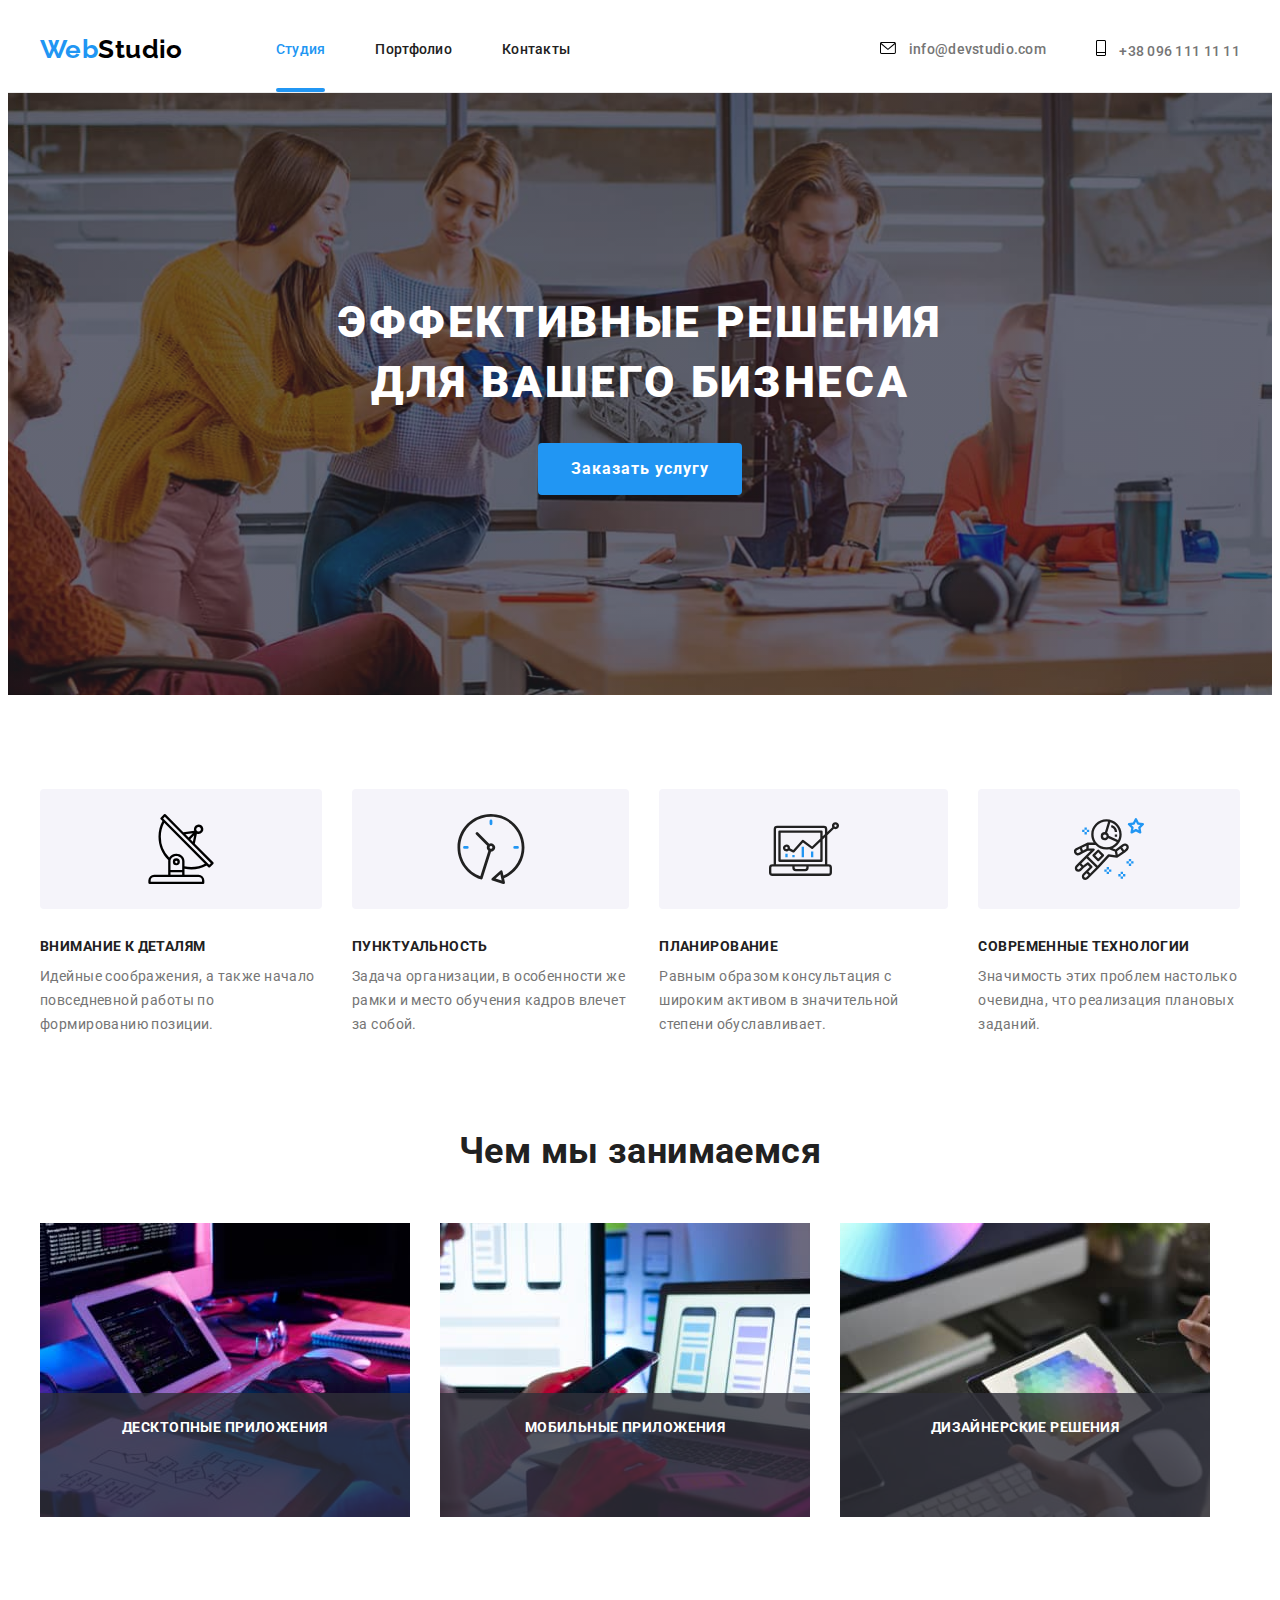
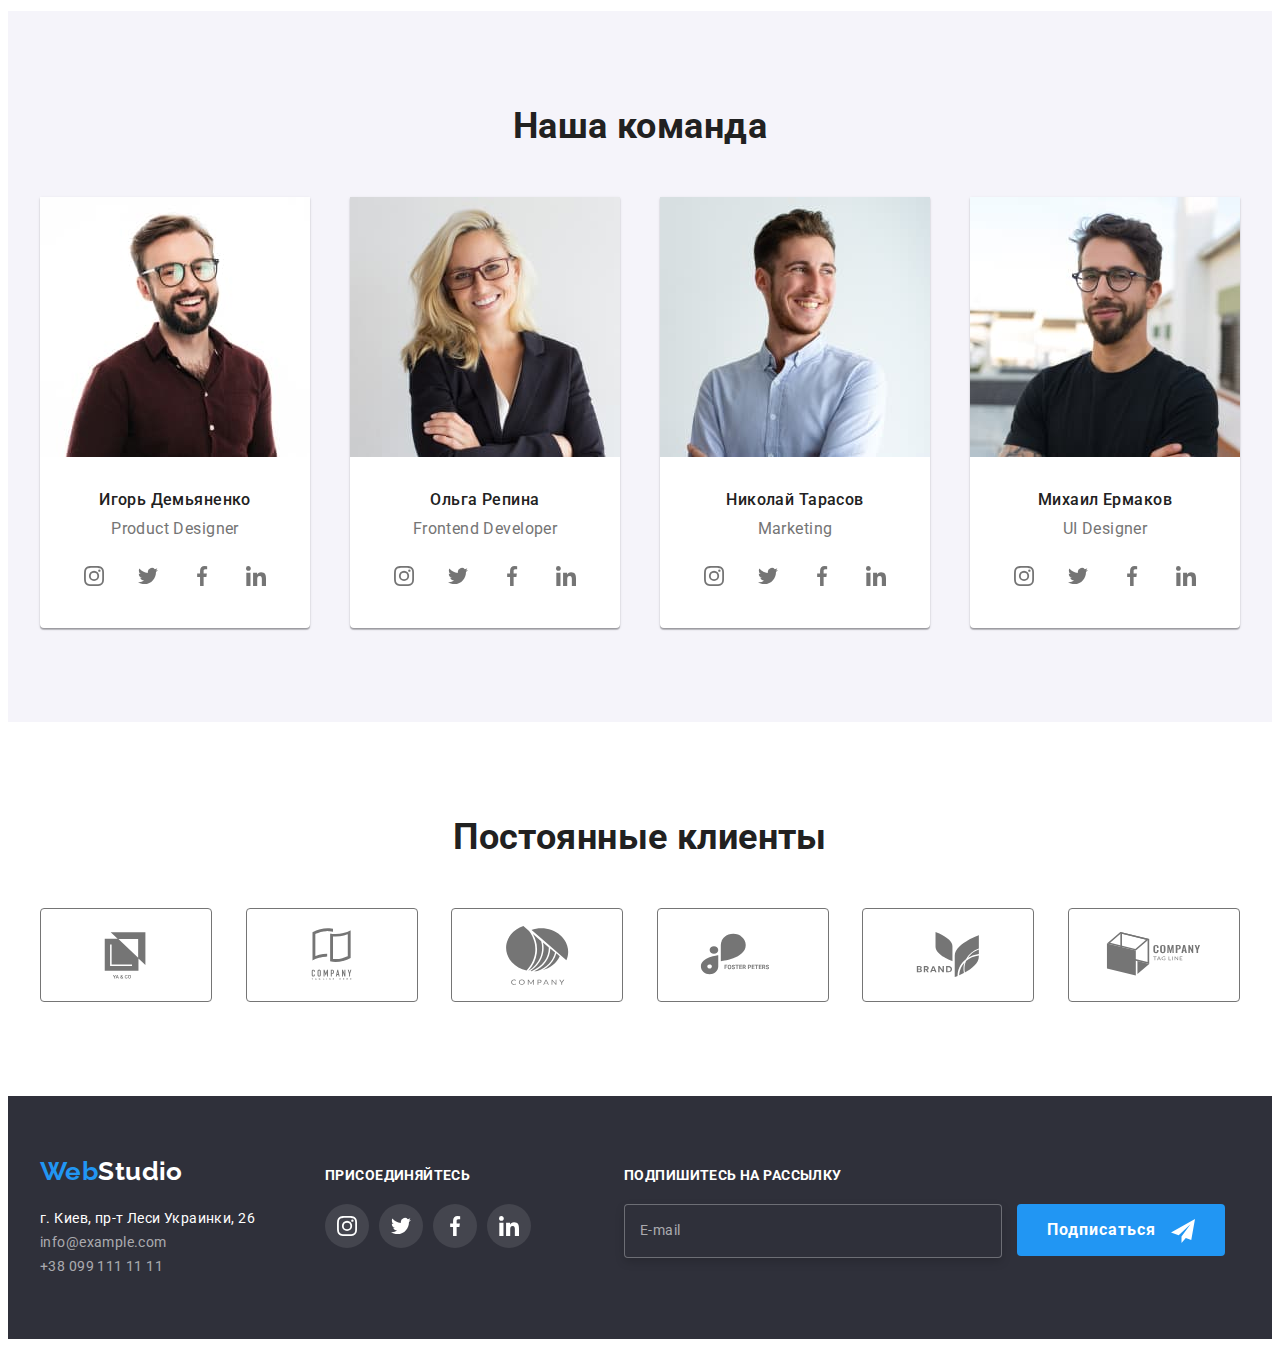
<file: index.html>
<!DOCTYPE html>
<html lang="ru">
  <head>
    <meta charset="UTF-8" />
    <meta http-equiv="X-UA-Compatible" content="IE=edge" />
    <meta name="viewport" content="width=device-width, initial-scale=1.0" />
    <title>Studio</title>
    <link
      href="https://fonts.googleapis.com/css2?family=Raleway:wght@700&family=Roboto:wght@400;500;700;900&display=swap"
      rel="stylesheet"
    />
    <link rel="stylesheet" href="./css/styles.css" />

    <link
      rel="stylesheet"
      href="https://cdnjs.cloudflare.com/ajax/libs/modern-normalize/1.1.0/modern-normalize.min.css"
      integrity="sha512-wpPYUAdjBVSE4KJnH1VR1HeZfpl1ub8YT/NKx4PuQ5NmX2tKuGu6U/JRp5y+Y8XG2tV+wKQpNHVUX03MfMFn9Q=="
      crossorigin="anonymous"
      referrerpolicy="no-referrer"
    />
  </head>

  <body class="page">
    <!-- header -->
    <header class="page-header">
      <div class="container">
        <a href="./index.html" lang="en" class="logo">
          <span class="logo-web">Web</span
          ><span class="logo-studio">Studio</span></a
        >
        <nav>
          <ul class="site-nav list">
            <li class="item"><a href="" class="link current">Студия</a></li>
            <li class="item">
              <a href="./portfolio.html" class="link">Портфолио</a>
            </li>
            <li class="item"><a href="#address" class="link">Контакты</a></li>
          </ul>
        </nav>

        <ul class="contacts-items list">
          <li class="item">
            <a href="mailto:info@devstudio.com" class="contact">
              <svg class="icon-envelope" width="16" height="12">
                <use href="./images/symbol-defs.svg#icon-envelope"></use>
              </svg>
              info@devstudio.com</a
            >
          </li>
          <li class="item">
            <a href="tel:+380961111111" class="contact">
              <svg class="icon-phon" width="10" height="16">
                <use href="./images/symbol-defs.svg#icon-vector"></use>
              </svg>
              +38 096 111 11 11</a
            >
          </li>
        </ul>
      </div>
    </header>

    <main>
      <!-- hero  -->
      <section class="hero-section overlay">
        <div class="container">
          <h1 class="hero-title">Эффективные решения для вашего бизнеса</h1>
          <button type="button" class="button primary" data-modal-open>
            Заказать услугу
          </button>
        </div>
      </section>

      <!-- features section-->
      <section class="features section">
        <div class="container">
          <h2 hidden>Особенности</h2>

          <ul class="list">
            <li class="item">
              <div class="features-icons">
                <svg class="icon" width="70" height="70">
                  <use href="./images/symbol-defs.svg#icon-antenna"></use>
                </svg>
              </div>
              <h3 class="title">Внимание к деталям</h3>
              <p class="features-text">
                Идейные соображения, а также начало повседневной работы по
                формированию позиции.
              </p>
            </li>

            <li class="item">
              <div class="features-icons">
                <svg class="icon" width="70" height="70">
                  <use href="./images/symbol-defs.svg#icon-clock"></use>
                </svg>
              </div>
              <h3 class="title">Пунктуальность</h3>
              <p class="features-text">
                Задача организации, в особенности же рамки и место обучения
                кадров влечет за собой.
              </p>
            </li>

            <li class="item">
              <div class="features-icons">
                <svg class="icon" width="70" height="70">
                  <use href="./images/symbol-defs.svg#icon-diagram"></use>
                </svg>
              </div>
              <h3 class="title">Планирование</h3>
              <p class="features-text">
                Равным образом консультация с широким активом в значительной
                степени обуславливает.
              </p>
            </li>

            <li class="item">
              <div class="features-icons">
                <svg class="icon" width="70" height="70">
                  <use href="./images/symbol-defs.svg#icon-astronaut"></use>
                </svg>
              </div>
              <h3 class="title">Современные технологии</h3>
              <p class="features-text">
                Значимость этих проблем настолько очевидна, что реализация
                плановых заданий.
              </p>
            </li>
          </ul>
        </div>
      </section>

      <!-- about us -->
      <section class="about section">
        <div class="container">
          <h2 class="section-title centered">Чем мы занимаемся</h2>

          <ul class="list">
            <li class="item">
              <img
                src="./images/about-us/box-1.jpg"
                alt="Верстка"
                width="370"
                class="img-item"
              />
              <div class="thamb">
                <h3 class="title">Десктопные приложения</h3>
              </div>
            </li>
            <li class="item">
              <img
                src="./images/about-us/box-2.jpg"
                alt="Создание мобильного приложения"
                width="370"
              />
              <div class="thamb">
                <h3 class="title">Мобильные приложения</h3>
              </div>
            </li>
            <li class="item">
              <img
                src="./images/about-us/box-3.jpg"
                alt="Палитра цветов на планшете"
                width="370"
              />
              <div class="thamb">
                <h3 class="title">Дизайнерские решения</h3>
              </div>
            </li>
          </ul>
        </div>
      </section>

      <!-- our team -->
      <section class="section team">
        <div class="container">
          <h2 class="section-title centered">Наша команда</h2>

          <ul class="list">
            <li class="item item-shadow">
              <a href="">
                <img
                  src="./images/our-team/igor-d.jpg"
                  alt=" Фото Игоря Демьяненко"
                  width="270"
                />
              </a>

              <div class="desc">
                <h3 class="team-title centered">Игорь Демьяненко</h3>
                <p lang="en" class="team-text centered">Product Designer</p>

                <ul class="socials-list">
                  <li class="socials-item">
                    <a
                      href=""
                      target="_blank"
                      rel="nooper nofollow noreferre"
                      aria-label="instagram"
                      class="socials-icon"
                    >
                      <svg class="icon" width="20" height="20">
                        <use
                          href="./images/symbol-defs.svg#icon-instagram"
                        ></use>
                      </svg>
                    </a>
                  </li>

                  <li class="socials-item">
                    <a
                      href=""
                      target="_blank"
                      rel="nooper nofollow noreferre"
                      aria-label="twitter"
                      class="socials-icon"
                    >
                      <svg class="icon" width="20" height="20">
                        <use href="./images/symbol-defs.svg#icon-twitter"></use>
                      </svg>
                    </a>
                  </li>

                  <li class="socials-item">
                    <a
                      href=""
                      target="_blank"
                      rel="nooper nofollow noreferre"
                      aria-label="facebook"
                      class="socials-icon"
                    >
                      <svg class="icon" width="20" height="20">
                        <use
                          href="./images/symbol-defs.svg#icon-facebook"
                        ></use>
                      </svg>
                    </a>
                  </li>

                  <li class="socials-item">
                    <a
                      href=""
                      target="_blank"
                      rel="nooper nofollow noreferre"
                      aria-label="linkedin"
                      class="socials-icon"
                    >
                      <svg class="icon" width="20" height="20">
                        <use
                          href="./images/symbol-defs.svg#icon-linkedin"
                        ></use>
                      </svg>
                    </a>
                  </li>
                </ul>
              </div>
            </li>

            <li class="item item-shadow">
              <a href="">
                <img
                  src="./images/our-team/olga-r.jpg"
                  alt="Фото Ольги Репиной"
                  width="270"
                />
              </a>
              <div class="desc">
                <h3 class="team-title centered">Ольга Репина</h3>
                <p lang="en" class="team-text centered">Frontend Developer</p>
                <ul class="socials-list">
                  <li class="socials-item">
                    <a
                      href=""
                      target="_blank"
                      rel="nooper nofollow noreferre"
                      aria-label="instagram"
                      class="socials-icon"
                    >
                      <svg class="icon" width="20" height="20">
                        <use
                          href="./images/symbol-defs.svg#icon-instagram"
                        ></use>
                      </svg>
                    </a>
                  </li>

                  <li class="socials-item">
                    <a
                      href=""
                      target="_blank"
                      rel="nooper nofollow noreferre"
                      aria-label="twitter"
                      class="socials-icon"
                    >
                      <svg class="icon" width="20" height="20">
                        <use href="./images/symbol-defs.svg#icon-twitter"></use>
                      </svg>
                    </a>
                  </li>

                  <li class="socials-item">
                    <a
                      href=""
                      target="_blank"
                      rel="nooper nofollow noreferre"
                      aria-label="facebook"
                      class="socials-icon"
                    >
                      <svg class="icon" width="20" height="20">
                        <use
                          href="./images/symbol-defs.svg#icon-facebook"
                        ></use>
                      </svg>
                    </a>
                  </li>

                  <li class="socials-item">
                    <a
                      href=""
                      target="_blank"
                      rel="nooper nofollow noreferre"
                      aria-label="linkedin"
                      class="socials-icon"
                    >
                      <svg class="icon" width="20" height="20">
                        <use
                          href="./images/symbol-defs.svg#icon-linkedin"
                        ></use>
                      </svg>
                    </a>
                  </li>
                </ul>
              </div>
            </li>

            <li class="item item-shadow">
              <a href="">
                <img
                  src="./images/our-team/nikolay-t.jpg"
                  alt="фото Николая Тарасова"
                  width="270"
                />
              </a>
              <div class="desc">
                <h3 class="team-title centered">Николай Тарасов</h3>
                <p lang="en" class="team-text centered">Marketing</p>

                <ul class="socials-list">
                  <li class="socials-item">
                    <a
                      href=""
                      target="_blank"
                      rel="nooper nofollow noreferre"
                      aria-label="instagram"
                      class="socials-icon"
                    >
                      <svg class="icon" width="20" height="20">
                        <use
                          href="./images/symbol-defs.svg#icon-instagram"
                        ></use>
                      </svg>
                    </a>
                  </li>

                  <li class="socials-item">
                    <a
                      href=""
                      target="_blank"
                      rel="nooper nofollow noreferre"
                      aria-label="twitter"
                      class="socials-icon"
                    >
                      <svg class="icon" width="20" height="20">
                        <use href="./images/symbol-defs.svg#icon-twitter"></use>
                      </svg>
                    </a>
                  </li>

                  <li class="socials-item">
                    <a
                      href=""
                      target="_blank"
                      rel="nooper nofollow noreferre"
                      aria-label="facebook"
                      class="socials-icon"
                    >
                      <svg class="icon" width="20" height="20">
                        <use
                          href="./images/symbol-defs.svg#icon-facebook"
                        ></use>
                      </svg>
                    </a>
                  </li>

                  <li class="socials-item">
                    <a
                      href=""
                      target="_blank"
                      rel="nooper nofollow noreferre"
                      aria-label="linkedin"
                      class="socials-icon"
                    >
                      <svg class="icon" width="20" height="20">
                        <use
                          href="./images/symbol-defs.svg#icon-linkedin"
                        ></use>
                      </svg>
                    </a>
                  </li>
                </ul>
              </div>
            </li>

            <li class="item item-shadow">
              <a href="">
                <img
                  src="./images/our-team/mihail-e.jpg"
                  alt="Фото Михаила Ермакова"
                  width="270"
                />
              </a>
              <div class="desc">
                <h3 class="team-title centered">Михаил Ермаков</h3>
                <p lang="en" class="team-text centered">UI Designer</p>
                <ul class="socials-list">
                  <li class="socials-item">
                    <a
                      href=""
                      target="_blank"
                      rel="nooper nofollow noreferre"
                      aria-label="instagram"
                      class="socials-icon"
                    >
                      <svg class="icon" width="20" height="20">
                        <use
                          href="./images/symbol-defs.svg#icon-instagram"
                        ></use>
                      </svg>
                    </a>
                  </li>

                  <li class="socials-item">
                    <a
                      href=""
                      target="_blank"
                      rel="nooper nofollow noreferre"
                      aria-label="twitter"
                      class="socials-icon"
                    >
                      <svg class="icon" width="20" height="20">
                        <use href="./images/symbol-defs.svg#icon-twitter"></use>
                      </svg>
                    </a>
                  </li>

                  <li class="socials-item">
                    <a
                      href=""
                      target="_blank"
                      rel="nooper nofollow noreferre"
                      aria-label="facebook"
                      class="socials-icon"
                    >
                      <svg class="icon" width="20" height="20">
                        <use
                          href="./images/symbol-defs.svg#icon-facebook"
                        ></use>
                      </svg>
                    </a>
                  </li>

                  <li class="socials-item">
                    <a
                      href=""
                      target="_blank"
                      rel="nooper nofollow noreferre"
                      aria-label="linkedin"
                      class="socials-icon"
                    >
                      <svg class="icon" width="20" height="20">
                        <use
                          href="./images/symbol-defs.svg#icon-linkedin"
                        ></use>
                      </svg>
                    </a>
                  </li>
                </ul>
              </div>
            </li>
          </ul>
        </div>
      </section>

      <!-- our clients -->
      <section class="section clients">
        <div class="container">
          <h2 class="section-title centered">Постоянные клиенты</h2>

          <ul class="list">
            <li class="item">
              <a href="" class="clients-icon">
                <svg class="icon" width="106" height="60">
                  <use href="./images/symbol-defs.svg#icon-company-1"></use>
                </svg>
              </a>
            </li>

            <li class="item">
              <a href="" class="clients-icon">
                <svg class="icon" width="106" height="60">
                  <use href="./images/symbol-defs.svg#icon-company-2"></use>
                </svg>
              </a>
            </li>

            <li class="item">
              <a href="" class="clients-icon">
                <svg class="icon" width="106" height="60">
                  <use href="./images/symbol-defs.svg#icon-company-3"></use>
                </svg>
              </a>
            </li>

            <li class="item">
              <a href="" class="clients-icon">
                <svg class="icon" width="106" height="60">
                  <use href="./images/symbol-defs.svg#icon-company-4"></use>
                </svg>
              </a>
            </li>

            <li class="item">
              <a href="" class="clients-icon">
                <svg class="icon" width="106" height="60">
                  <use href="./images/symbol-defs.svg#icon-company-5"></use>
                </svg>
              </a>
            </li>

            <li class="item">
              <a href="" class="clients-icon">
                <svg class="icon" width="106" height="60">
                  <use href="./images/symbol-defs.svg#icon-company-6"></use>
                </svg>
              </a>
            </li>
          </ul>
        </div>
      </section>
    </main>

    <!-- footer -->
    <footer class="footer">
      <div class="container">
        <div class="footer-content">
          <div class="footer-contact">
            <a href="./index.html" lang="en" class="logo"
              ><span class="logo-web">Web</span
              ><span class="logo-studio white">Studio</span></a
            >
            <address class="address" id="address">
              <ul class="list">
                <li>
                  <a
                    href="https://goo.gl/maps/FM9S6xDDUZ7LTuPC8"
                    target="_blank"
                    rel="nooper nofollow noreferre"
                    class="post-address"
                    >г. Киев, пр-т Леси Украинки, 26</a
                  >
                </li>
                <li>
                  <a href="mailto:info@example.com" class="tel-address"
                    >info@example.com</a
                  >
                </li>
                <li>
                  <a href="tel:+380991111111" class="tel-address"
                    >+38 099 111 11 11</a
                  >
                </li>
              </ul>
            </address>
          </div>

          <div class="footer-socials">
            <h3 class="title">присоединяйтесь</h3>
            <ul class="socials-list">
              <li class="socials-item">
                <a
                  href=""
                  target="_blank"
                  rel="nooper nofollow noreferre"
                  aria-label="instagram"
                  class="socials-icon"
                >
                  <svg class="icon" width="20" height="20">
                    <use href="./images/symbol-defs.svg#icon-instagram"></use>
                  </svg>
                </a>
              </li>

              <li class="socials-item">
                <a
                  href=""
                  target="_blank"
                  rel="nooper nofollow noreferre"
                  aria-label="twitter"
                  class="socials-icon"
                >
                  <svg class="icon" width="20" height="20">
                    <use href="./images/symbol-defs.svg#icon-twitter"></use>
                  </svg>
                </a>
              </li>

              <li class="socials-item">
                <a
                  href=""
                  target="_blank"
                  rel="nooper nofollow noreferre"
                  aria-label="facebook"
                  class="socials-icon"
                >
                  <svg class="icon" width="20" height="20">
                    <use href="./images/symbol-defs.svg#icon-facebook"></use>
                  </svg>
                </a>
              </li>

              <li class="socials-item">
                <a
                  href=""
                  target="_blank"
                  rel="nooper nofollow noreferre"
                  aria-label="linkedin"
                  class="socials-icon"
                >
                  <svg class="icon" width="20" height="20">
                    <use href="./images/symbol-defs.svg#icon-linkedin"></use>
                  </svg>
                </a>
              </li>
            </ul>
          </div>
          <div class="footer-subscribe">
            <h3 class="title">Подпишитесь на рассылку</h3>
            <form class="footer-form" name="footer" autocomplete="off">
              <label class="footer-label">
                <input
                  class="footer-input"
                  type="email"
                  name="email"
                  placeholder=" "
                />
                <span class="text-label"> E-mail</span></label
              >
              <button class="button primary" type="submit">
                <span>Подписаться</span>
                <svg class="icon-send" width="24" height="24">
                  <use href="./images/symbol-defs.svg#icon-send"></use>
                </svg>
              </button>
            </form>
          </div>
        </div>
      </div>
    </footer>
    <!-- modal -->
    <div class="backdrop is-hidden" data-modal>
      <div class="modal">
        <button class="close-btn" data-modal-close>
          <svg class="icon-close" width="11" height="11">
            <use href="./images/symbol-defs.svg#icon-close"></use>
          </svg>
        </button>
        <section class="form-container">
          <h2 class="title">Оставьте свои данные, мы вам перезвоним</h2>
          <form class="form-modal" autocomplete="off">
            <label class="form-field">
              <span class="form-label">Имя</span>
              <input
                class="form-input"
                type="text"
                name="name"
                placeholder=" "
              />
              <svg class="form-icon" width="18" height="18">
                <use href="./images/symbol-defs.svg#icon-person-black"></use>
              </svg>
            </label>
            <label class="form-field">
              <span class="form-label">Телефон</span>
              <input class="form-input" type="tel" name="tel" placeholder=" " />
              <svg class="form-icon" width="18" height="18">
                <use href="./images/symbol-defs.svg#icon-phone-black"></use>
              </svg>
            </label>
            <label class="form-field">
              <span class="form-label">Почта</span>
              <input
                class="form-input"
                type="email"
                name="email"
                placeholder=" "
              />
              <svg class="form-icon" width="18" height="18">
                <use href="./images/symbol-defs.svg#icon-email-black"></use>
              </svg>
            </label>
            <label class="form-field">
              <span class="form-label">Оставьте коментарий</span>
              <textarea
                class="textarea"
                name="comments"
                placeholder="Введите текст"
              ></textarea>
            </label>
            <label class="checkbox-label">
              <input
                class="checkbox-input"
                type="checkbox"
                name="checkbox"
                value="checkbox"
                checked
              />
              <span class="checkbox-icon"></span>
              <span>Соглашаюсь с рассылкой и принимаю</span>
              <a href="" class="policy-link">Условия договора</a>
            </label>
            <button class="form-btn button primary" type="submit">
              Отправить
            </button>
          </form>
        </section>
      </div>
    </div>
    <script src="./js/modal.js"></script>
  </body>
</html>
</file>
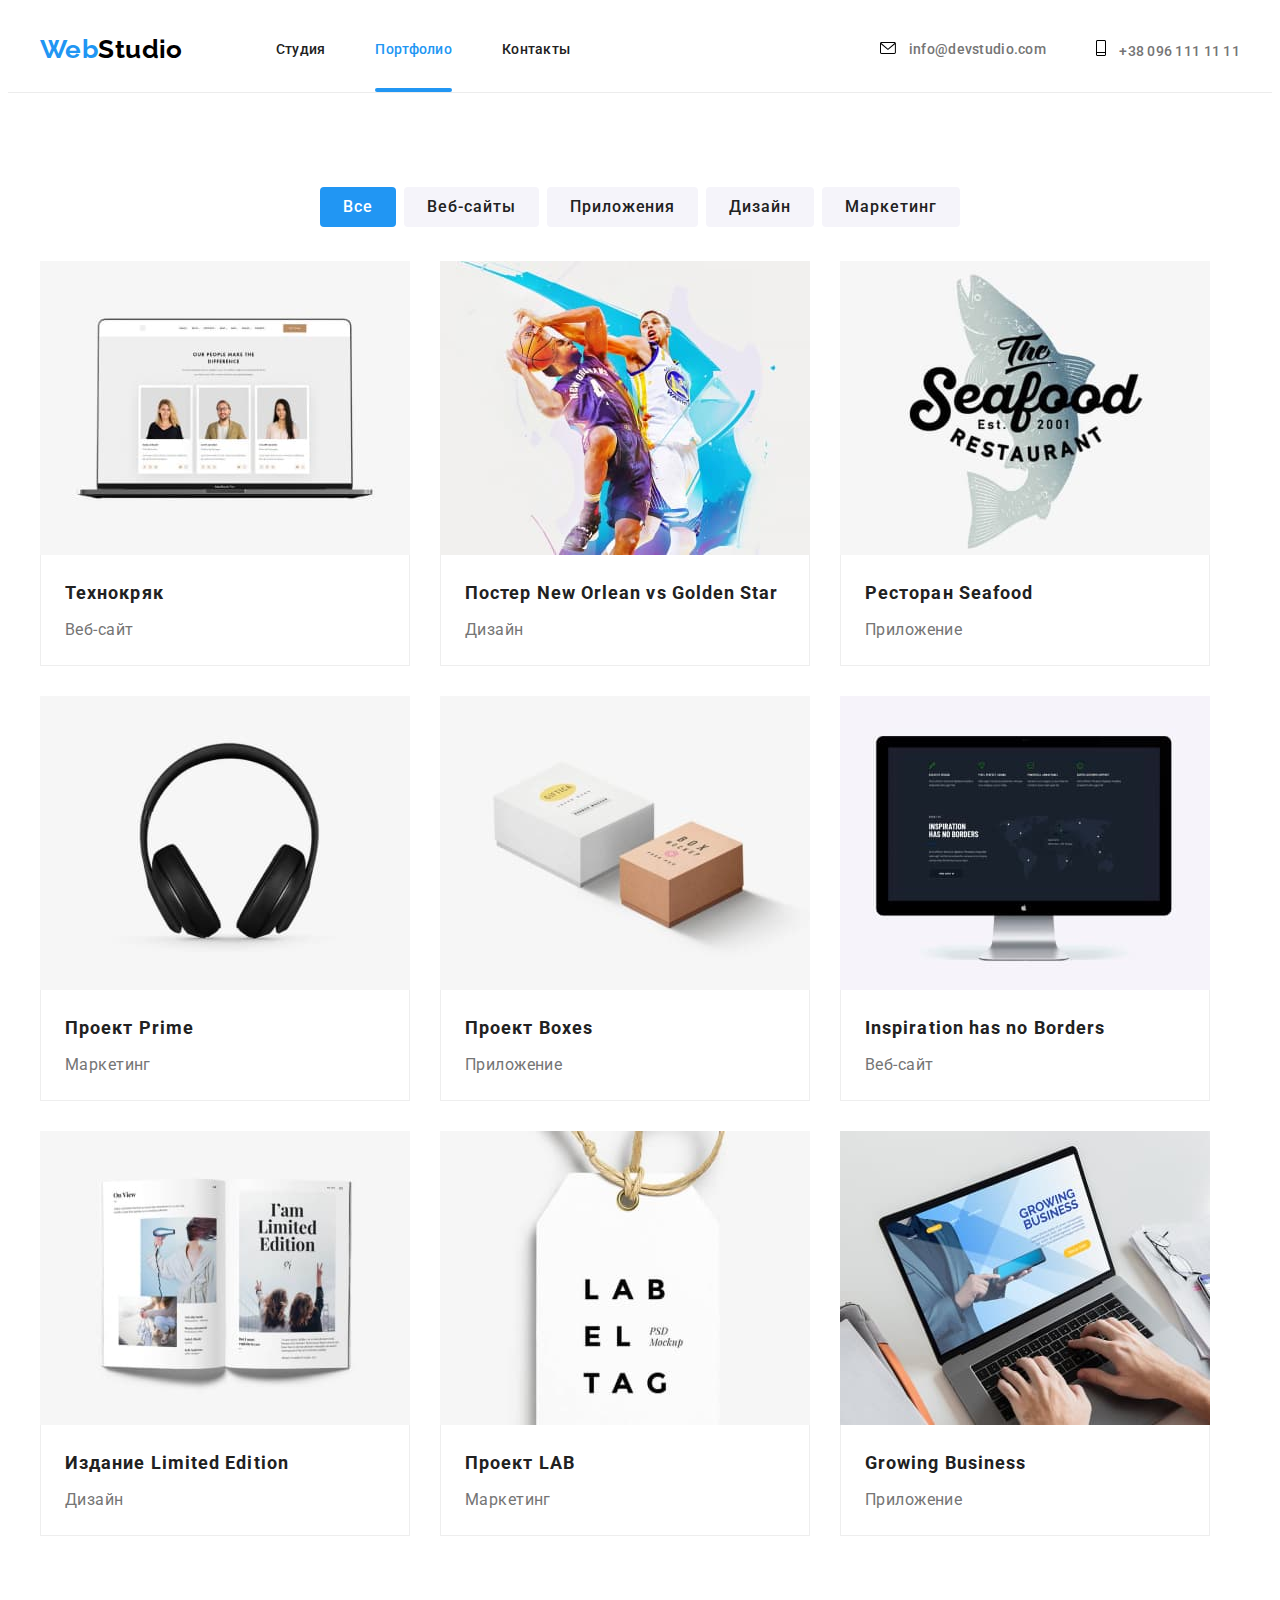
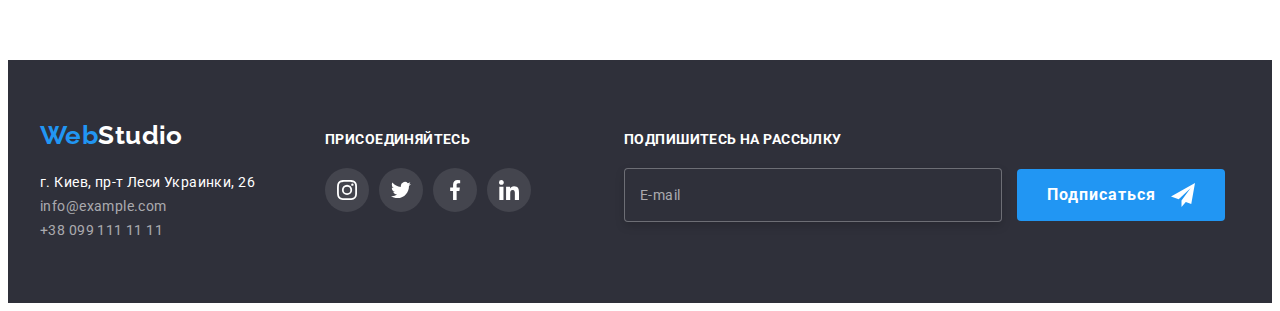
<file: portfolio.html>
<!DOCTYPE html>
<html lang="ru">
  <head>
    <meta charset="UTF-8" />
    <meta http-equiv="X-UA-Compatible" content="IE=edge" />
    <meta name="viewport" content="width=device-width, initial-scale=1.0" />
    <title>Портфолио</title>
    <link
      href="https://fonts.googleapis.com/css2?family=Raleway:wght@700&family=Roboto:wght@400;500;700;900&display=swap"
      rel="stylesheet"
    />
    <link rel="stylesheet" href="./css/styles.css" />

    <link
      rel="stylesheet"
      href="https://cdnjs.cloudflare.com/ajax/libs/modern-normalize/1.1.0/modern-normalize.min.css"
      integrity="sha512-wpPYUAdjBVSE4KJnH1VR1HeZfpl1ub8YT/NKx4PuQ5NmX2tKuGu6U/JRp5y+Y8XG2tV+wKQpNHVUX03MfMFn9Q=="
      crossorigin="anonymous"
      referrerpolicy="no-referrer"
    />
  </head>

  <body class="page">
    <!-- header -->
    <header class="page-header">
      <div class="container">
        <a href="./index.html" lang="en" class="logo">
          <span class="logo-web">Web</span
          ><span class="logo-studio">Studio</span></a
        >
        <nav>
          <ul class="site-nav list">
            <li class="item"><a href="./index.html" class="link">Студия</a></li>
            <li class="item">
              <a href="./portfolio.html" class="link current">Портфолио</a>
            </li>
            <li class="item"><a href="#address" class="link">Контакты</a></li>
          </ul>
        </nav>

        <ul class="contacts-items list">
          <li class="item">
            <a href="mailto:info@devstudio.com" class="contact">
              <svg class="icon-envelope" width="16" height="12">
                <use href="./images/symbol-defs.svg#icon-envelope"></use>
              </svg>
              info@devstudio.com</a
            >
          </li>
          <li class="item">
            <a href="tel:+380961111111" class="contact">
              <svg class="icon-phon" width="10" height="16">
                <use href="./images/symbol-defs.svg#icon-vector"></use>
              </svg>
              +38 096 111 11 11</a
            >
          </li>
        </ul>
      </div>
    </header>

    <main>
      <section class="gallery section">
        <div class="container">
          <h1 hidden>Портфолио</h1>
          <ul class="btn-list">
            <li class="item">
              <button type="button" class="button secondary current">
                Все
              </button>
            </li>
            <li class="item">
              <button type="button" class="button secondary">Веб-сайты</button>
            </li>
            <li class="item">
              <button type="button" class="button secondary">Приложения</button>
            </li>
            <li class="item">
              <button type="button" class="button secondary">Дизайн</button>
            </li>
            <li class="item">
              <button type="button" class="button secondary">Маркетинг</button>
            </li>
          </ul>

          <ul class="gallery list">
            <li class="item">
              <a href="" class="gallery-link">
                <div class="gallery-thumb">
                  <img
                    src="./images/gallery/texnokrak.jpg"
                    alt="Ноутбук"
                    width="370"
                    height="294"
                  />
                  <div class="gallery-overlay">
                    <p class="text">
                      Ресурс предлагает комплексные предложения с разным уровнем
                      функционала и сервисов. Все это позволит посетителю
                      получить исчерпывающие сведения о компании или частном
                      лице.
                    </p>
                  </div>
                </div>

                <div class="desc">
                  <h2 class="gallery-title">Технокряк</h2>
                  <p class="gallery-text">Веб-сайт</p>
                </div>
              </a>
            </li>

            <li class="item">
              <a href="" class="gallery-link">
                <div class="gallery-thumb">
                  <img
                    src="./images/gallery/pster-no-vs-gs.jpg"
                    alt="Ноутбук"
                    width="370"
                    height="294"
                  />
                  <div class="gallery-overlay">
                    <p class="text">
                      Ресурс предлагает комплексные предложения с разным уровнем
                      функционала и сервисов. Все это позволит посетителю
                      получить исчерпывающие сведения о компании или частном
                      лице.
                    </p>
                  </div>
                </div>
                <div class="desc">
                  <h2 class="gallery-title">
                    Постер New Orlean vs Golden Star
                  </h2>
                  <p class="gallery-text">Дизайн</p>
                </div>
              </a>
            </li>

            <li class="item">
              <a href="" class="gallery-link">
                <div class="gallery-thumb">
                  <img
                    src="./images/gallery/rest-seafood.jpg"
                    alt="Ноутбук"
                    width="370"
                    height="294"
                  />
                  <div class="gallery-overlay">
                    <p class="text">
                      Ресурс предлагает комплексные предложения с разным уровнем
                      функционала и сервисов. Все это позволит посетителю
                      получить исчерпывающие сведения о компании или частном
                      лице.
                    </p>
                  </div>
                </div>
                <div class="desc">
                  <h2 class="gallery-title">Ресторан Seafood</h2>
                  <p class="gallery-text">Приложение</p>
                </div>
              </a>
            </li>
            <li class="item">
              <a href="" class="gallery-link">
                <div class="gallery-thumb">
                  <img
                    src="./images/gallery/project-prime.jpg"
                    alt="Ноутбук"
                    width="370"
                    height="294"
                  />
                  <div class="gallery-overlay">
                    <p class="text">
                      Ресурс предлагает комплексные предложения с разным уровнем
                      функционала и сервисов. Все это позволит посетителю
                      получить исчерпывающие сведения о компании или частном
                      лице.
                    </p>
                  </div>
                </div>
                <div class="desc">
                  <h2 class="gallery-title">Проект Prime</h2>
                  <p class="gallery-text">Маркетинг</p>
                </div>
              </a>
            </li>
            <li class="item">
              <a href="" class="gallery-link">
                <div class="gallery-thumb">
                  <img
                    src="./images/gallery/project-boxes.jpg"
                    alt="Ноутбук"
                    width="370"
                    height="294"
                  />
                  <div class="gallery-overlay">
                    <p class="text">
                      Ресурс предлагает комплексные предложения с разным уровнем
                      функционала и сервисов. Все это позволит посетителю
                      получить исчерпывающие сведения о компании или частном
                      лице.
                    </p>
                  </div>
                </div>
                <div class="desc">
                  <h2 class="gallery-title">Проект Boxes</h2>
                  <p class="gallery-text">Приложение</p>
                </div>
              </a>
            </li>
            <li class="item">
              <a href="" class="gallery-link">
                <div class="gallery-thumb">
                  <img
                    src="./images/gallery/inspiration.jpg"
                    alt="Ноутбук"
                    width="370"
                    height="294"
                  />
                  <div class="gallery-overlay">
                    <p class="text">
                      Ресурс предлагает комплексные предложения с разным уровнем
                      функционала и сервисов. Все это позволит посетителю
                      получить исчерпывающие сведения о компании или частном
                      лице.
                    </p>
                  </div>
                </div>
                <div class="desc">
                  <h2 class="gallery-title">Inspiration has no Borders</h2>
                  <p class="gallery-text">Веб-сайт</p>
                </div>
              </a>
            </li>
            <li class="item">
              <a href="" class="gallery-link">
                <div class="gallery-thumb">
                  <img
                    src="./images/gallery/limited-ed.jpg"
                    alt="Ноутбук"
                    width="370"
                    height="294"
                  />
                  <div class="gallery-overlay">
                    <p class="text">
                      Ресурс предлагает комплексные предложения с разным уровнем
                      функционала и сервисов. Все это позволит посетителю
                      получить исчерпывающие сведения о компании или частном
                      лице.
                    </p>
                  </div>
                </div>
                <div class="desc">
                  <h2 class="gallery-title">Издание Limited Edition</h2>
                  <p class="gallery-text">Дизайн</p>
                </div>
              </a>
            </li>
            <li class="item">
              <a href="" class="gallery-link">
                <div class="gallery-thumb">
                  <img
                    src="./images/gallery/project-lab.jpg"
                    alt="Ноутбук"
                    width="370"
                    height="294"
                  />
                  <div class="gallery-overlay">
                    <p class="text">
                      Ресурс предлагает комплексные предложения с разным уровнем
                      функционала и сервисов. Все это позволит посетителю
                      получить исчерпывающие сведения о компании или частном
                      лице.
                    </p>
                  </div>
                </div>
                <div class="desc">
                  <h2 class="gallery-title">Проект LAB</h2>
                  <p class="gallery-text">Маркетинг</p>
                </div>
              </a>
            </li>
            <li class="item">
              <a href="" class="gallery-link">
                <div class="gallery-thumb">
                  <img
                    src="./images/gallery/growing-bus.jpg"
                    alt="Ноутбук"
                    width="370"
                    height="294"
                  />
                  <div class="gallery-overlay">
                    <p class="text">
                      Ресурс предлагает комплексные предложения с разным уровнем
                      функционала и сервисов. Все это позволит посетителю
                      получить исчерпывающие сведения о компании или частном
                      лице.
                    </p>
                  </div>
                </div>
                <div class="desc">
                  <h2 class="gallery-title">Growing Business</h2>
                  <p class="gallery-text">Приложение</p>
                </div>
              </a>
            </li>
          </ul>
        </div>
      </section>
    </main>

    <!-- <footer></footer> -->
    <footer class="footer">
      <div class="container">
        <div class="footer-content">
          <div class="footer-contact">
            <a href="./index.html" lang="en" class="logo"
              ><span class="logo-web">Web</span
              ><span class="logo-studio white">Studio</span></a
            >
            <address class="address" id="address">
              <ul class="list">
                <li>
                  <a
                    href="https://goo.gl/maps/FM9S6xDDUZ7LTuPC8"
                    target="_blank"
                    rel="nooper nofollow noreferre"
                    class="post-address"
                    >г. Киев, пр-т Леси Украинки, 26</a
                  >
                </li>
                <li>
                  <a href="mailto:info@example.com" class="tel-address"
                    >info@example.com</a
                  >
                </li>
                <li>
                  <a href="tel:+380991111111" class="tel-address"
                    >+38 099 111 11 11</a
                  >
                </li>
              </ul>
            </address>
          </div>

          <div class="footer-socials">
            <h3 class="title">присоединяйтесь</h3>
            <ul class="socials-list">
              <li class="socials-item">
                <a
                  href=""
                  target="_blank"
                  rel="nooper nofollow noreferre"
                  aria-label="instagram"
                  class="socials-icon"
                >
                  <svg class="icon" width="20" height="20">
                    <use href="./images/symbol-defs.svg#icon-instagram"></use>
                  </svg>
                </a>
              </li>

              <li class="socials-item">
                <a
                  href=""
                  target="_blank"
                  rel="nooper nofollow noreferre"
                  aria-label="twitter"
                  class="socials-icon"
                >
                  <svg class="icon" width="20" height="20">
                    <use href="./images/symbol-defs.svg#icon-twitter"></use>
                  </svg>
                </a>
              </li>

              <li class="socials-item">
                <a
                  href=""
                  target="_blank"
                  rel="nooper nofollow noreferre"
                  aria-label="facebook"
                  class="socials-icon"
                >
                  <svg class="icon" width="20" height="20">
                    <use href="./images/symbol-defs.svg#icon-facebook"></use>
                  </svg>
                </a>
              </li>

              <li class="socials-item">
                <a
                  href=""
                  target="_blank"
                  rel="nooper nofollow noreferre"
                  aria-label="linkedin"
                  class="socials-icon"
                >
                  <svg class="icon" width="20" height="20">
                    <use href="./images/symbol-defs.svg#icon-linkedin"></use>
                  </svg>
                </a>
              </li>
            </ul>
          </div>
          <div class="footer-subscribe">
            <h3 class="title">Подпишитесь на рассылку</h3>
            <form class="footer-form" name="footer" autocomplete="off">
              <label class="footer-label">
                <input
                  class="footer-input"
                  type="email"
                  name="email"
                  placeholder=" "
                />
                <span class="text-label"> E-mail</span></label
              >
              <button class="button primary" type="submit">
                <span>Подписаться</span>
                <svg class="icon-send" width="24" height="24">
                  <use href="./images/symbol-defs.svg#icon-send"></use>
                </svg>
              </button>
            </form>
          </div>
        </div>
      </div>
    </footer>
  </body>
</html>
</file>
<file: css/styles.css>
:root {
      --primary-text-color: #757575;
      --title-text-color: #212121;
      --accent-color: #2196F3;
      --primary-white-color: #ffffff;
      --footer-bg-color: #2F303A;
      --secondary-bg-color: #F5F4FA;
}

.page {
      background-color: var(--primary-white-color);
      color: var(--primary-text-color);
      font-family: 'Roboto', sans-serif;
      font-weight: 400;
      font-size: 14px;
      letter-spacing: 0.03em;
}

.list {
      list-style: none;
}

.container {
      margin-left: auto;
      margin-right: auto;
      padding-left: 15px;
      padding-right: 15px;

      width: 1200px;
}

.page-header {
      border-bottom: 1px solid #ECECEC;
}

.centered {
      text-align: center;
}

/* header */

.page-header .container {
      display: flex;
      align-items: center;
}

.logo {
      color: #000000;
      font-family: 'Raleway', sans-serif;
      font-weight: 700;
      font-size: 26px;
      line-height: 1.2;
      text-decoration: none;
}

.logo-web {
      color: var(--accent-color);
}

.logo-studio {
      transition: color 250ms cubic-bezier(0.4, 0, 0.2, 1);
}

.logo-studio:hover,
.logo-studio:focus {
      color: var(--accent-color);
}

.site-nav {
      display: flex;
      padding-left: 0;
      margin-top: 0;
      margin-bottom: 0;
      margin-left: 93px;
}

.site-nav>.item:not(:last-child) {
      margin-right: 50px;
}

.site-nav .link {
      display: block;
      padding-top: 32px;
      padding-bottom: 32px;

      color: var(--title-text-color);
      text-decoration: none;
      font-weight: 500;
      line-height: 1.14;
      letter-spacing: 0.02em;
      transition: color 250ms cubic-bezier(0.4, 0, 0.2, 1);
}

.site-nav .link:hover,
.site-nav .link:focus {
      color: var(--accent-color);
}

.site-nav .link.current {
      position: relative;

      color: var(--accent-color);
}

.site-nav .link.current::after {
      display: inline-block;
      content: "";
      position: absolute;
      bottom: -2px;
      left: 0;

      width: 100%;
      height: 4px;
      border-radius: 2px;

      background: var(--accent-color);
}

.contacts-items {
      display: flex;
      justify-content: center;
      align-items: center;
      padding-left: 0;
      margin-top: 0;
      margin-bottom: 0;
      margin-left: auto;
}

.contacts-items>.item:not(:first-child) {
      margin-left: 50px;
}

.contacts-items .contact {
      display: block;
      padding-top: 32px;
      padding-bottom: 32px;

      color: var(--primary-text-color);
      text-decoration: none;
      font-weight: 500;
      line-height: 1.14;
      letter-spacing: 0.02em;
      transition: color 250ms cubic-bezier(0.4, 0, 0.2, 1),
            fill 250ms cubic-bezier(0.4, 0, 0.2, 1);
}

.icon-envelope,
.icon-phon {
      margin-right: 10px;
}

.contacts-items .contact:hover,
.contacts-items .contact:focus {
      color: var(--accent-color);
      fill: var(--accent-color);
}

/* hero */

.hero-section {
      text-align: center;
      padding: 200px 0;
}

.overlay {
      margin-left: auto;
      margin-right: auto;

      max-width: 1600px;
      height: 600;

      background-image: linear-gradient(to right, rgba(47, 48, 58, 0.4), rgba(47, 48, 58, 0.4)),
            url(../images/hero/hero-bg.jpg);
      background-color: #C4C4C4;
      background-repeat: no-repeat;
      background-position: center;
      background-size: cover;
}

.hero-title {
      margin-top: 0;
      margin-bottom: 30px;
      margin-left: auto;
      margin-right: auto;

      max-width: 650px;

      color: var(--primary-white-color);
      font-weight: 900;
      font-size: 44px;
      line-height: 1.36;
      text-align: center;
      letter-spacing: 0.06em;
      text-transform: uppercase;
}

/* buttons */

.button {
      display: inline-block;
      padding: 10px 32px;

      border-radius: 4px;
      border: 1px solid transparent;

      color: var(--title-text-color);
      background-color: var(--primary-white-color);
      font-family: inherit;
      font-weight: 700;
      font-size: 16px;
      line-height: 1.88;
      letter-spacing: 0.06em;
      cursor: pointer;

      transition: background-color 250ms cubic-bezier(0.4, 0, 0.2, 1),
            color 250ms cubic-bezier(0.4, 0, 0.2, 1);
}

.button.primary {
      background-color: var(--accent-color);
      color: var(--primary-white-color);
}

.button.primary:hover,
.button.primary:focus {
      background-color: #188CE8;
}

/* sections */

.section {
      padding-top: 94px;
      padding-bottom: 94px;

      background-color: var(--primary-white-color);
}

.title {
      color: var(--title-text-color);
      font-size: 14px;
      font-weight: 700;
      line-height: 1.14;
      text-transform: uppercase;
}

.section-title {
      margin-top: 0;
      margin-bottom: 50px;

      color: var(--title-text-color);
      font-weight: 700;
      font-size: 36px;
      line-height: 1.17;
}

/* features section*/

.features .list {
      display: flex;
      margin-top: 0;
      margin-bottom: 0;
      padding-left: 0;
      row-gap: 30px;
      flex-basis: calc(1170-(30*3)/4);
}

.features .list .item:not(:last-child) {
      margin-right: 30px;
}

.features-icons {
      display: flex;
      justify-content: center;
      align-items: center;
      margin-bottom: 30px;

      height: 120px;

      background-color: var(--secondary-bg-color);

      border-radius: 4px;
}

.features .list .title {
      margin-top: 0;
      margin-bottom: 10px;
}

.features-text {
      margin-top: 0;
      margin-bottom: 0;

      font-style: normal;
      line-height: 1.71;
      font-style: initial;
     }

/* about us */

.about.section {
      padding-top: 0;
}

.about .list {
      position: relative;
      display: flex;
      margin-top: 0;
      margin-bottom: 0;
      padding-left: 0;
}

.about .list .item:not(:last-child) {
      margin-right: 30px;
}

.about .list .item {
      position: relative;
      display: flex;
}

.about .list .thamb {
      position: absolute;
      bottom: 0;
      left: 0;
      padding-top: 27px;
      padding-bottom: 27px;

      width: 100%;
      height: 70px;

      background: rgba(47, 48, 58, 0.8);
}

.about .thamb .title {
      margin: 0;
      text-align: center;

      color: var(--primary-white-color);
}

/* our team */
.team-title {
      margin-top: 0;
      margin-bottom: 10px;

      color: var(--title-text-color);
      font-weight: 500;
      font-size: 16px;
      line-height: 1.19;
}

.team-text {
      margin-top: 0;
      margin-bottom: 16px;

      font-size: 16px;
      line-height: 1.19;
}

.section.team {
      background-color: var(--secondary-bg-color);
}

.team .list {
      display: flex;
      margin-top: 0;
      margin-bottom: 0;
      padding-left: 0;
      justify-content: space-between;
}

.team .list .item {
      background-color: var(--primary-white-color);
}

.team .list .desc {
      padding-top: 30px;
      padding-bottom: 30px;
      padding-left: 32px;
      padding-right: 32px;
}

.socials-list {
      display: flex;
      padding: 0;
      margin: 0;
      justify-content: space-between;

      list-style: none;
}

.socials-item {
      display: flex;
      justify-content: center;
      align-items: center;

      width: 44px;
      height: 44px;

      border-radius: 50%;
      border: 1px transparent;

      cursor: pointer;
      transition: background-color 250ms cubic-bezier(0.4, 0, 0.2, 1),
            border 250ms cubic-bezier(0.4, 0, 0.2, 1);
}

.socials-icon {
      display: flex;
      justify-content: center;
      align-items: center;

      width: inherit;
      height: inherit;

      fill: var(--primary-text-color);
      text-decoration: none;
      transition: fill 250ms cubic-bezier(0.4, 0, 0.2, 1);
}

.socials-item:not(:last-child) {
      margin-right: 10px;
}

.socials-icon:hover,
.socials-icon:focus {
      fill: var(--primary-white-color);
}

.socials-item:hover,
.socials-item:focus {
      background-color: var(--accent-color);
      border: 1px solid var(--accent-color);
}

.item-shadow {
      box-shadow: 0px 1px 3px rgba(0, 0, 0, 0.12), 0px 1px 1px rgba(0, 0, 0, 0.14), 0px 2px 1px rgba(0, 0, 0, 0.2);
      border-radius: 0px 0px 4px 4px;
}

/* our clients */

.clients .list {
      display: flex;
      justify-content: space-between;
      align-items: center;
      padding: 0;
      margin: 0;
}

.clients .list .item {
      display: flex;
      justify-content: center;
      align-items: center;

      width: 170px;
      height: 92px;

      background-color: var(--primary-white-color);
      border: 1px solid var(--primary-text-color);
      border-radius: 4px;
      transition: border 250ms cubic-bezier(0.4, 0, 0.2, 1);
}

.clients-icon {
      display: flex;
      justify-content: center;
      align-items: center;

      width: inherit;
      height: inherit;

      fill: var(--primary-text-color);
      text-decoration: none;
      transition: fill 250ms cubic-bezier(0.4, 0, 0.2, 1);
}

.clients-icon:hover,
.clients-icon:focus {
      fill: var(--accent-color);
}

.clients .list .item:hover,
.clients .list .item:focus {
      border: 1px solid var(--accent-color);
}

/* footer */

.footer {
      padding-bottom: 60px;
}

.footer {
      background-color: var(--footer-bg-color);
}

.footer .logo {
      display: inline-block;
      padding-top: 60px;
      padding-bottom: 20px;
}

.logo-studio.white {
      color: var(--primary-white-color);
      transition: color 250ms cubic-bezier(0.4, 0, 0.2, 1);
}

.logo-studio.white:hover,
.logo-studio.white:focus {
      color: var(--accent-color);
}

.address .list {
      padding-left: 0;
      margin-top: 0;
      margin-bottom: 0;
}

.post-address {
      color: var(--primary-white-color);
      font-style: normal;
      line-height: 1.71;
      text-decoration: none;
}

.tel-address {
      padding-top: 9px;

      color: rgba(255, 255, 255, 0.6);
      font-style: normal;
      line-height: 1.71;
      text-decoration: none;
      transition: color 250ms cubic-bezier(0.4, 0, 0.2, 1);
}

.tel-address:hover,
.tel-address:focus {
      color: var(--accent-color);
}

.footer-content {
      display: flex;
      justify-content: flex-start;
}

.footer-contact {
      display: block;
      margin-right: 70px;
}

.footer-socials .title,
.footer-subscribe .title {
      margin-top: 0;
      margin-bottom: 20px;

      color: var(--primary-white-color);
}

.footer-socials {
      display: block;
      padding-top: 72px;
}

.footer-socials .socials-list {
      padding: 0;
}

.footer-socials .socials-item:not(:last-child) {
      margin-right: 10px;
}

.footer-socials .socials-item {
      background: rgba(255, 255, 255, 0.1);
}

.footer-socials .socials-icon {
      fill: var(--primary-white-color);
}

.socials-list .socials-item:hover,
.socials-list .socials-item:focus {
      background-color: var(--accent-color);
}

.footer-subscribe {
      margin-top: 72px;
      margin-left: 93px;
}

.footer-label {
      position: relative;
}

.footer-input {
      padding-left: 16px;

      width: 358px;
      height: 50px;
      outline: transparent;
      color: var(--primary-white-color);
      background-color: var(--footer-bg-color);
      border: 1px solid rgba(255, 255, 255, 0.3);
      filter: drop-shadow(0px 4px 4px rgba(0, 0, 0, 0.15));
      border-radius: 4px;}
.text-label {
      position: absolute;
      top: 0;
      left: 16px;

      color: rgba(255, 255, 255, 0.6);
transition: transform 1250ms cubic-bezier(0.075, 0.82, 0.165, 1),
            color 1250ms cubic-bezier(0.075, 0.82, 0.165, 1);}
.footer-label:focus-within>.text-label {
      transform: translateY(-34px);
      color: var(--accent-color);}
.footer-label:focus-within>.footer-input {
      border: 1px solid var(--accent-color);}
.footer-input:not(:placeholder-shown)+.text-label {
      transform: translateY(-34px);
      color: var(--accent-color);}
.footer-input:not(:placeholder-shown){
      border: 1px solid var(--accent-color);}

.footer .button {
      padding: 10px 29px;
      margin-left: 12px;}

.icon-send{
      display: inline-block;
      align-items: center;
      vertical-align: middle;
      margin-left: 10px;
     
}

/* Портфолио */

/* button secondary */

.button.secondary {
      padding: 6px 22px;
      margin-bottom: 34px;

      background-color: var(--secondary-bg-color);
      color: var(--title-text-color);
      font-weight: 500;
      font-size: 16px;
      line-height: 1.62;
}

.button.secondary:hover,
.button.secondary:focus {
      background-color: var(--accent-color);
      color: var(--primary-white-color);
      box-shadow: 0px 3px 1px rgba(0, 0, 0, 0.1),
            0px 1px 2px rgba(0, 0, 0, 0.08),
            0px 2px 2px rgba(0, 0, 0, 0.12);
}

.button.secondary.current {
      color: var(--primary-white-color);
      background-color: var(--accent-color);
}

.btn-list {
      display: flex;
      justify-content: center;
      margin-top: 0;
      margin-bottom: 0;
      padding-left: 0;

      list-style-type: none;
}

.btn-list .item:not(:last-child) {
      margin-right: 8px;
}

.gallery.list {
      margin-top: 0;
      margin-bottom: 0;
      padding-left: 0;
      margin-right: 0;
      display: flex;
      flex-wrap: wrap;

      background-color: var(--primary-white-color);
}

.gallery .list .item {
      margin-bottom: 30px;
}

.gallery .list .item:not(:nth-child(3n)) {
      margin-right: 30px;
}

.gallery-link {
      display: block;
      margin: 0;
      padding: 0;

      text-decoration: none;
}

.gallery-link>img {
      display: block;
}

.gallery-title {
      margin-top: 0;
      margin-bottom: 4px;

      color: var(--title-text-color);
      font-weight: 700;
      font-size: 18px;
      line-height: 2;
      letter-spacing: 0.06em;
}

.gallery-text {
      margin-top: 0;
      margin-bottom: 0;
      color: var(--primary-text-color);
      font-size: 16px;
      line-height: 1.88;
}

.gallery .item .desc {
      padding: 20px 24px;
      background: var(--primary-white-color);
      border: 1px solid #EEEEEE;
      border-top: 0;
}

.gallery .list .item:hover,
.gallery .list .item:focus {
      box-shadow: 0px 1px 1px rgba(0, 0, 0, 0.12),
            0px 4px 4px rgba(0, 0, 0, 0.06),
            1px 4px 6px rgba(0, 0, 0, 0.16);
}

.gallery-thumb {
      display: flex;
      position: relative;
      overflow: hidden;
}

.gallery-overlay {
      position: absolute;
      bottom: 0;
      left: 0;
      padding-top: 63px;
      padding-bottom: 63px;
      padding-left: 24px;
      padding-right: 24px;

      width: 100%;
      height: 100%;
      background-color: rgba(33, 150, 243, 0.9);

      transform: translateY(100%);
      transition: transform 250ms cubic-bezier(0.4, 0, 0.2, 1);

}

.gallery-thumb:hover .gallery-overlay {
      transform: translateY(0)
}

.gallery-overlay .text {
      margin: 0;
      font-size: 18px;
      line-height: 1.56;
      color: var(--primary-white-color);
}

/* modal */

.backdrop {
      position: fixed;
      top: 0;
      left: 0;
      width: 100%;
      height: 100%;

      background: rgba(0, 0, 0, 0.2);

      visibility: visible;
      opacity: 1;
      transition: opacity 250ms cubic-bezier(0.075, 0.82, 0.165, 1),
            visibility 250ms cubic-bezier(0.075, 0.82, 0.165, 1);
}

.backdrop.is-hidden .modal {
      transform: translate(-50%, -50%) scale(0.8);
}

.modal {
      position: absolute;
      top: 50%;
      left: 50%;
      transform: translate(-50%, -50%) scale(1);
      transition: transform 250ms cubic-bezier(0.075, 0.82, 0.165, 1);

      width: 528px;
      height: 581px;

      background-color: var(--primary-white-color);
      box-shadow: 0px 1px 3px rgba(0, 0, 0, 0.12),
            0px 1px 1px rgba(0, 0, 0, 0.14),
            0px 2px 1px rgba(0, 0, 0, 0.2);
      border-radius: 4px;
}

.backdrop.is-hidden {
      visibility: hidden;
      opacity: 0;
      pointer-events: none;
}

.close-btn {
      display: flex;
      justify-content: center;
      align-items: center;
      margin-left: auto;
      margin-top: 8px;
      margin-right: 8px;

      width: 30px;
      height: 30px;

      border-radius: 50%;
      border: 1px solid rgba(0, 0, 0, 0.1);
      background-color: var(--primary-white-color);
}

.icon-close {
      fill: #000000;
      cursor: pointer;
}

.icon-close:hover{
      fill: var(--accent-color);
}
.form-container{
      margin: 0 40px 40px 40px;
}
.form-container .title{
      margin-top: 2px;
      margin-bottom: 12px;
       
      font-size: 20px;
      line-height: 1.15;
      text-align: center;
      text-transform: none;
      color: var(--title-text-color);
}
.form-field {
      position: relative;

      display: flex;
      flex-direction: column;
      margin-bottom: 10px;
}

.form-input,
.textarea {      
      margin: 0;
      padding-left: 42px;

      outline: transparent;
      height: 40px;
      border: 1px solid rgba(33, 33, 33, 0.2);
      border-radius: 4px;
      transition: border-color 250ms cubic-bezier(0.075, 0.82, 0.165, 1)
}

.form-label {
      margin-bottom: 4px;

      font-size: 12px;
      letter-spacing: 0.01em;}

.form-icon {
      position: absolute;
      top: 50%;
      left: 12px;
      transition: fill 250ms cubic-bezier(0.075, 0.82, 0.165, 1)}     
      
.form-field:focus-within>.form-icon {
      fill: var(--accent-color);
}

.form-field:focus-within>.form-input,
.form-field:focus-within>.textarea {
      border-color: var(--accent-color);
}
.textarea {
      padding: 12px 16px;
      resize: none;
      height: 120px;
}
.textarea::placeholder{
      letter-spacing: 0.01em;
      color: rgba(117, 117, 117, 0.5);
 }


 .checkbox-input {
       appearance: none;
       position: absolute;
      margin-left: 14px;
 }

 .label {
       display: inline-block;
 }

 .checkbox-icon {
      display: inline-block;
      margin-left: 12px;
      width: 16px;
      height: 15px;
      border: 2px solid var(--title-text-color);
      border-radius: 2px;
      transition: background-color 250ms cubic-bezier(0.075, 0.82, 0.165, 1)
}
.checkbox-input:checked + .checkbox-icon{
      border: 2px solid var(--accent-color);
      background-color: var(--accent-color);
      background-image: url(../images/icon-check.svg);
      background-repeat: no-repeat;
      background-size: contain;
      background-origin: border-box;
}

.policy-link{
      color: var(--accent-color);
}
.form-btn{
      display: flex;
      margin-left: auto;
      margin-right: auto;
      margin-top: 30px;
      padding: 10px 55px;
}
</file>
